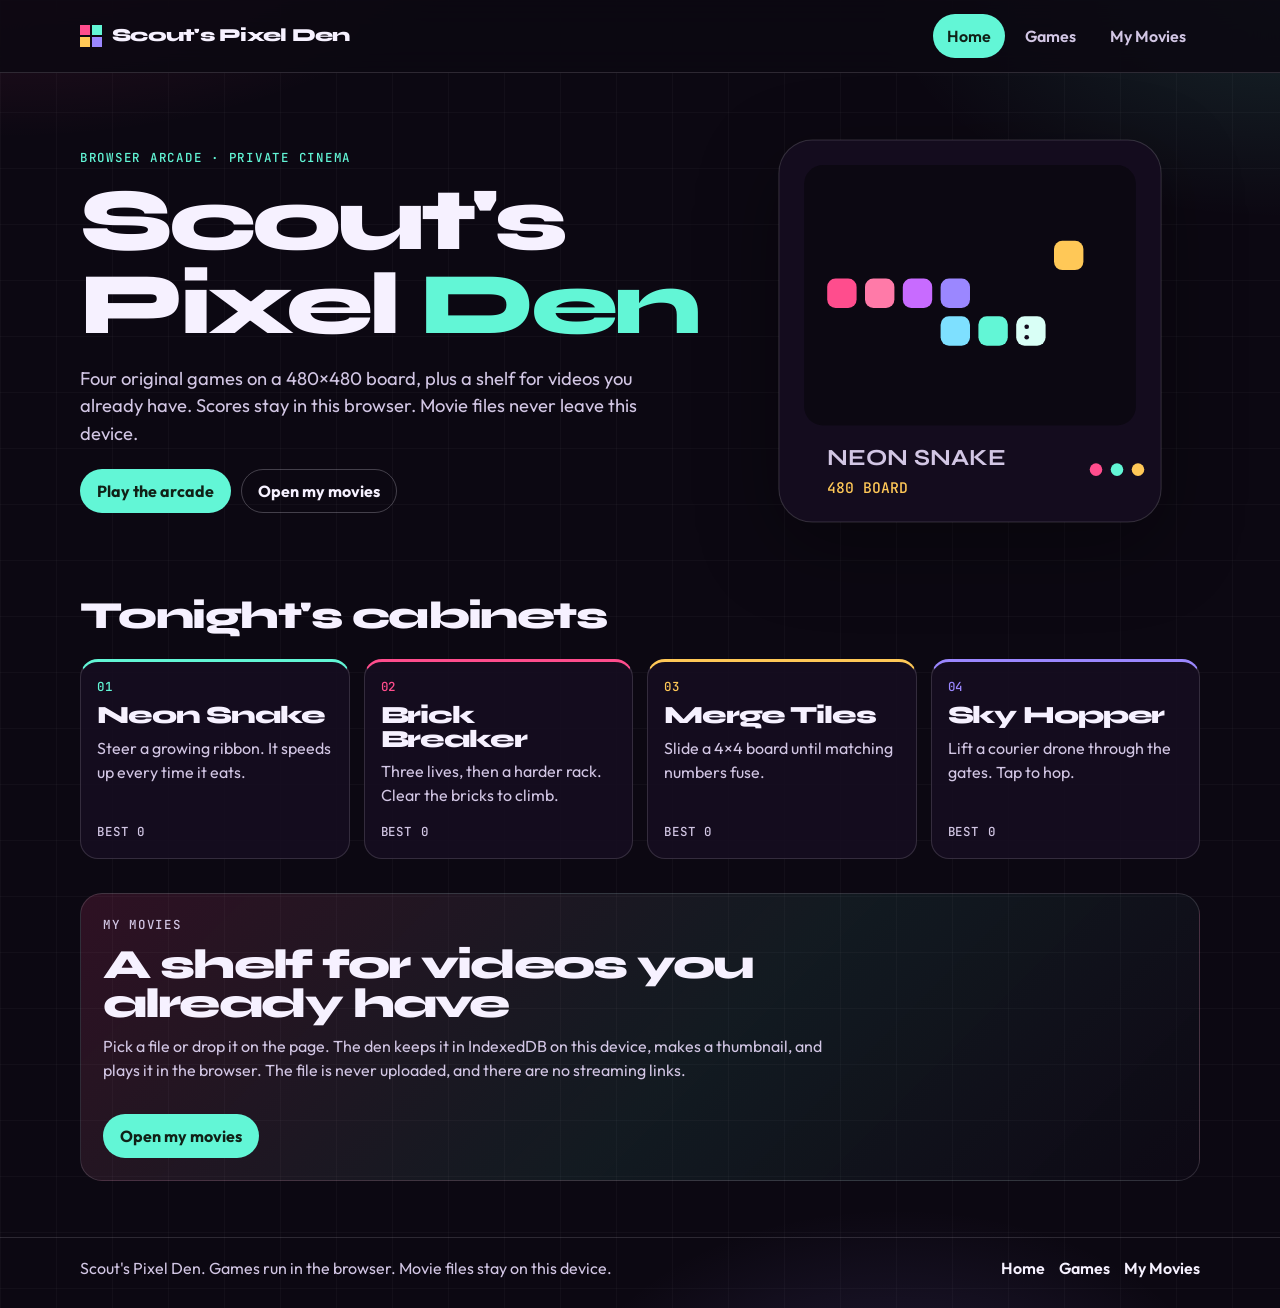
<file: index.html>
<!DOCTYPE html>
<html lang="en">
<head>
  <meta charset="utf-8">
  <meta name="viewport" content="width=device-width, initial-scale=1">
  <meta name="color-scheme" content="dark">
  <meta name="theme-color" content="#0c0812">
  <title>Scout's Pixel Den — Games and Personal Movies</title>
  <meta name="description" content="Play four original arcade games and keep a private movie shelf in the browser. Scores stay local. Videos you add never leave this device.">
  <meta name="application-name" content="Scout's Pixel Den">
  <link rel="canonical" href="https://scoutholshoe19-a11y.github.io/scout-arcade-hub/">
  <meta property="og:site_name" content="Scout's Pixel Den">
  <meta property="og:type" content="website">
  <meta property="og:locale" content="en_US">
  <meta property="og:title" content="Scout's Pixel Den — Games and Personal Movies">
  <meta property="og:description" content="Play four original arcade games and keep a private movie shelf in the browser. Scores stay local. Videos you add never leave this device.">
  <meta property="og:url" content="https://scoutholshoe19-a11y.github.io/scout-arcade-hub/">
  <meta property="og:image" content="https://scoutholshoe19-a11y.github.io/scout-arcade-hub/og.png">
  <meta property="og:image:width" content="1200">
  <meta property="og:image:height" content="630">
  <meta property="og:image:alt" content="Scout's Pixel Den, a browser arcade and private movie shelf">
  <meta name="twitter:card" content="summary_large_image">
  <meta name="twitter:title" content="Scout's Pixel Den — Games and Personal Movies">
  <meta name="twitter:description" content="Play four original arcade games and keep a private movie shelf in the browser. Scores stay local. Videos you add never leave this device.">
  <meta name="twitter:image" content="https://scoutholshoe19-a11y.github.io/scout-arcade-hub/og.png">
  <link rel="icon" href="favicon.svg" type="image/svg+xml">
  <link rel="icon" href="favicon.ico" sizes="any">
  <link rel="apple-touch-icon" href="apple-touch-icon.png">
  <link rel="stylesheet" href="css/style.css">
</head>
<body>
  <a class="skip" href="#content">Skip to content</a>
  <header class="site-header">
    <div class="wrap bar">
      <a class="logo" href="index.html"><span class="mark" aria-hidden="true"></span>Scout's Pixel Den</a>
      <nav class="site-nav" id="site-nav" data-nav aria-label="Primary">
        <a href="index.html">Home</a>
        <a href="games.html">Games</a>
        <a href="movies.html">My Movies</a>
      </nav>
    </div>
  </header>
  <main id="content">
    <div class="wrap">
      <noscript><p class="noscript">JavaScript is off. The arcade and the movie shelf need it to run in this browser.</p></noscript>
      <section class="hero">
        <div>
          <p class="eyebrow">Browser arcade · private cinema</p>
          <h1>Scout's Pixel <span>Den</span></h1>
          <p class="lede">Four original games on a 480×480 board, plus a shelf for videos you already have. Scores stay in this browser. Movie files never leave this device.</p>
          <div class="hero-actions">
            <a class="btn btn-primary" href="games.html">Play the arcade</a>
            <a class="btn btn-ghost" href="movies.html">Open my movies</a>
          </div>
        </div>
        <svg class="hero-art" viewBox="0 0 400 400" aria-hidden="true">
          <rect x="18" y="18" width="364" height="364" rx="32" fill="#140c1e" stroke="rgba(246,241,255,0.16)"/>
          <rect x="42" y="42" width="316" height="248" rx="18" fill="#0c0812"/>
          <g>
            <rect x="64" y="150" width="28" height="28" rx="8" fill="#ff4d8d"/>
            <rect x="100" y="150" width="28" height="28" rx="8" fill="#ff7aa8"/>
            <rect x="136" y="150" width="28" height="28" rx="8" fill="#c86bff"/>
            <rect x="172" y="150" width="28" height="28" rx="8" fill="#9b87ff"/>
            <rect x="172" y="186" width="28" height="28" rx="8" fill="#7ee0ff"/>
            <rect x="208" y="186" width="28" height="28" rx="8" fill="#62f6d6"/>
            <rect x="244" y="186" width="28" height="28" rx="8" fill="#d9fff6"/>
            <circle cx="254" cy="196" r="2.2" fill="#140c1e"/>
            <circle cx="254" cy="206" r="2.2" fill="#140c1e"/>
            <rect x="280" y="114" width="28" height="28" rx="8" fill="#ffc857"/>
          </g>
          <text x="64" y="328" fill="#d2c6e4" font-family="Syne, sans-serif" font-size="22" font-weight="700">NEON SNAKE</text>
          <text x="64" y="354" fill="#ffc857" font-family="JetBrains Mono, monospace" font-size="14">480 BOARD</text>
          <circle cx="320" cy="332" r="6" fill="#ff4d8d"/>
          <circle cx="340" cy="332" r="6" fill="#62f6d6"/>
          <circle cx="360" cy="332" r="6" fill="#ffc857"/>
        </svg>
      </section>

      <section class="section" aria-labelledby="cabinets-title">
        <div class="section-head">
          <h2 id="cabinets-title">Tonight's cabinets</h2>
        </div>
        <div class="cabinet-grid">
          <a class="cabinet" data-tone="mint" href="games.html#snake">
            <span class="cabinet-kicker">01</span>
            <h2>Neon Snake</h2>
            <p>Steer a growing ribbon. It speeds up every time it eats.</p>
            <p class="cabinet-meta">Best <span data-best="snake">0</span></p>
          </a>
          <a class="cabinet" data-tone="pink" href="games.html#breaker">
            <span class="cabinet-kicker">02</span>
            <h2>Brick Breaker</h2>
            <p>Three lives, then a harder rack. Clear the bricks to climb.</p>
            <p class="cabinet-meta">Best <span data-best="breaker">0</span></p>
          </a>
          <a class="cabinet" data-tone="amber" href="games.html#merge">
            <span class="cabinet-kicker">03</span>
            <h2>Merge Tiles</h2>
            <p>Slide a 4×4 board until matching numbers fuse.</p>
            <p class="cabinet-meta">Best <span data-best="merge">0</span></p>
          </a>
          <a class="cabinet" data-tone="violet" href="games.html#hopper">
            <span class="cabinet-kicker">04</span>
            <h2>Sky Hopper</h2>
            <p>Lift a courier drone through the gates. Tap to hop.</p>
            <p class="cabinet-meta">Best <span data-best="hopper">0</span></p>
          </a>
        </div>
      </section>

      <section class="section feature" aria-labelledby="movies-title">
        <p class="eyebrow">My Movies</p>
        <h2 id="movies-title">A shelf for videos you already have</h2>
        <p>Pick a file or drop it on the page. The den keeps it in IndexedDB on this device, makes a thumbnail, and plays it in the browser. The file is never uploaded, and there are no streaming links.</p>
        <div class="feature-actions">
          <a class="btn btn-primary" href="movies.html">Open my movies</a>
        </div>
      </section>
    </div>
  </main>
  <footer class="site-footer">
    <div class="wrap footer-row">
      <p>Scout's Pixel Den. Games run in the browser. Movie files stay on this device.</p>
      <nav aria-label="Footer">
        <a href="index.html">Home</a>
        <a href="games.html">Games</a>
        <a href="movies.html">My Movies</a>
      </nav>
    </div>
  </footer>
  <script src="js/common.js"></script>
</body>
</html>
</file>
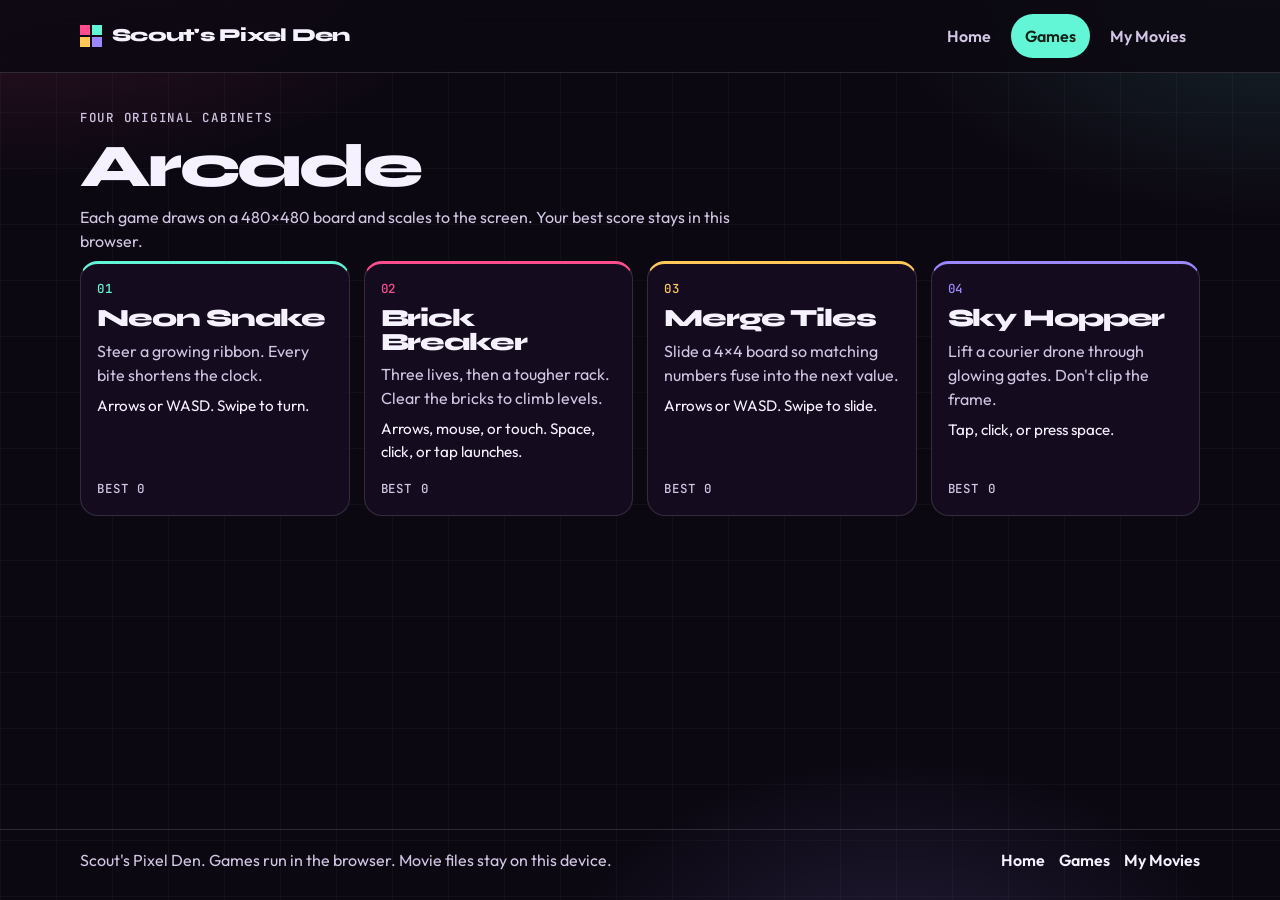
<file: games.html>
<!DOCTYPE html>
<html lang="en">
<head>
  <meta charset="utf-8">
  <meta name="viewport" content="width=device-width, initial-scale=1">
  <meta name="color-scheme" content="dark">
  <meta name="theme-color" content="#0c0812">
  <title>Arcade — Scout's Pixel Den</title>
  <meta name="description" content="Play Neon Snake, Brick Breaker, Merge Tiles, and Sky Hopper at Scout's Pixel Den. Original 480×480 games with high scores saved in this browser.">
  <meta name="application-name" content="Scout's Pixel Den">
  <link rel="canonical" href="https://scoutholshoe19-a11y.github.io/scout-arcade-hub/games.html">
  <meta property="og:site_name" content="Scout's Pixel Den">
  <meta property="og:type" content="website">
  <meta property="og:locale" content="en_US">
  <meta property="og:title" content="Arcade — Scout's Pixel Den">
  <meta property="og:description" content="Play Neon Snake, Brick Breaker, Merge Tiles, and Sky Hopper at Scout's Pixel Den. Original 480×480 games with high scores saved in this browser.">
  <meta property="og:url" content="https://scoutholshoe19-a11y.github.io/scout-arcade-hub/games.html">
  <meta property="og:image" content="https://scoutholshoe19-a11y.github.io/scout-arcade-hub/og.png">
  <meta property="og:image:width" content="1200">
  <meta property="og:image:height" content="630">
  <meta property="og:image:alt" content="Scout's Pixel Den, a browser arcade and private movie shelf">
  <meta name="twitter:card" content="summary_large_image">
  <meta name="twitter:title" content="Arcade — Scout's Pixel Den">
  <meta name="twitter:description" content="Play Neon Snake, Brick Breaker, Merge Tiles, and Sky Hopper at Scout's Pixel Den. Original 480×480 games with high scores saved in this browser.">
  <meta name="twitter:image" content="https://scoutholshoe19-a11y.github.io/scout-arcade-hub/og.png">
  <link rel="icon" href="favicon.svg" type="image/svg+xml">
  <link rel="icon" href="favicon.ico" sizes="any">
  <link rel="apple-touch-icon" href="apple-touch-icon.png">
  <link rel="stylesheet" href="css/style.css">
</head>
<body>
  <a class="skip" href="#content">Skip to content</a>
  <header class="site-header">
    <div class="wrap bar">
      <a class="logo" href="index.html"><span class="mark" aria-hidden="true"></span>Scout's Pixel Den</a>
      <nav class="site-nav" id="site-nav" data-nav aria-label="Primary">
        <a href="index.html">Home</a>
        <a href="games.html">Games</a>
        <a href="movies.html">My Movies</a>
      </nav>
    </div>
  </header>
  <main id="content">
    <div class="wrap">
      <noscript><p class="noscript">JavaScript is off. The cabinets need it to draw on the canvas.</p></noscript>
      <header class="page-head">
        <p class="eyebrow">Four original cabinets</p>
        <h1>Arcade</h1>
        <p>Each game draws on a 480×480 board and scales to the screen. Your best score stays in this browser.</p>
      </header>

      <section id="lobby" class="cabinet-grid" aria-label="Games">
        <a class="cabinet" data-tone="mint" data-game="snake" href="#snake">
          <span class="cabinet-kicker">01</span>
          <h2>Neon Snake</h2>
          <p>Steer a growing ribbon. Every bite shortens the clock.</p>
          <p class="controls">Arrows or WASD. Swipe to turn.</p>
          <p class="cabinet-meta">Best <span data-best="snake">0</span></p>
        </a>
        <a class="cabinet" data-tone="pink" data-game="breaker" href="#breaker">
          <span class="cabinet-kicker">02</span>
          <h2>Brick Breaker</h2>
          <p>Three lives, then a tougher rack. Clear the bricks to climb levels.</p>
          <p class="controls">Arrows, mouse, or touch. Space, click, or tap launches.</p>
          <p class="cabinet-meta">Best <span data-best="breaker">0</span></p>
        </a>
        <a class="cabinet" data-tone="amber" data-game="merge" href="#merge">
          <span class="cabinet-kicker">03</span>
          <h2>Merge Tiles</h2>
          <p>Slide a 4×4 board so matching numbers fuse into the next value.</p>
          <p class="controls">Arrows or WASD. Swipe to slide.</p>
          <p class="cabinet-meta">Best <span data-best="merge">0</span></p>
        </a>
        <a class="cabinet" data-tone="violet" data-game="hopper" href="#hopper">
          <span class="cabinet-kicker">04</span>
          <h2>Sky Hopper</h2>
          <p>Lift a courier drone through glowing gates. Don't clip the frame.</p>
          <p class="controls">Tap, click, or press space.</p>
          <p class="cabinet-meta">Best <span data-best="hopper">0</span></p>
        </a>
      </section>

      <section id="stage" class="stage" hidden>
        <div class="stage-top">
          <button type="button" class="btn btn-ghost" id="back-to-lobby">All games</button>
          <div>
            <h2 id="stage-title">Game</h2>
            <p class="controls" id="stage-controls"></p>
          </div>
        </div>
        <div class="hud">
          <div class="hud-stats">
            <p class="chip">Score <strong id="hud-score">0</strong></p>
            <p class="chip">Best <strong id="hud-best">0</strong></p>
            <p class="chip" id="hud-extra" hidden></p>
          </div>
          <button type="button" class="btn btn-ghost" id="restart">Restart</button>
        </div>
        <p id="hud-note" class="hud-note" hidden></p>
        <div class="board-wrap">
          <canvas id="board" width="480" height="480" tabindex="0" aria-label="Game board">Your browser needs a canvas to play.</canvas>
          <p id="board-overlay" class="board-overlay" hidden></p>
        </div>
        <p id="live-region" class="sr-only" aria-live="polite"></p>
      </section>
    </div>
  </main>
  <footer class="site-footer">
    <div class="wrap footer-row">
      <p>Scout's Pixel Den. Games run in the browser. Movie files stay on this device.</p>
      <nav aria-label="Footer">
        <a href="index.html">Home</a>
        <a href="games.html">Games</a>
        <a href="movies.html">My Movies</a>
      </nav>
    </div>
  </footer>
  <script src="js/common.js"></script>
  <script src="js/games/snake.js"></script>
  <script src="js/games/breaker.js"></script>
  <script src="js/games/merge.js"></script>
  <script src="js/games/hopper.js"></script>
  <script src="js/games.js"></script>
</body>
</html>
</file>
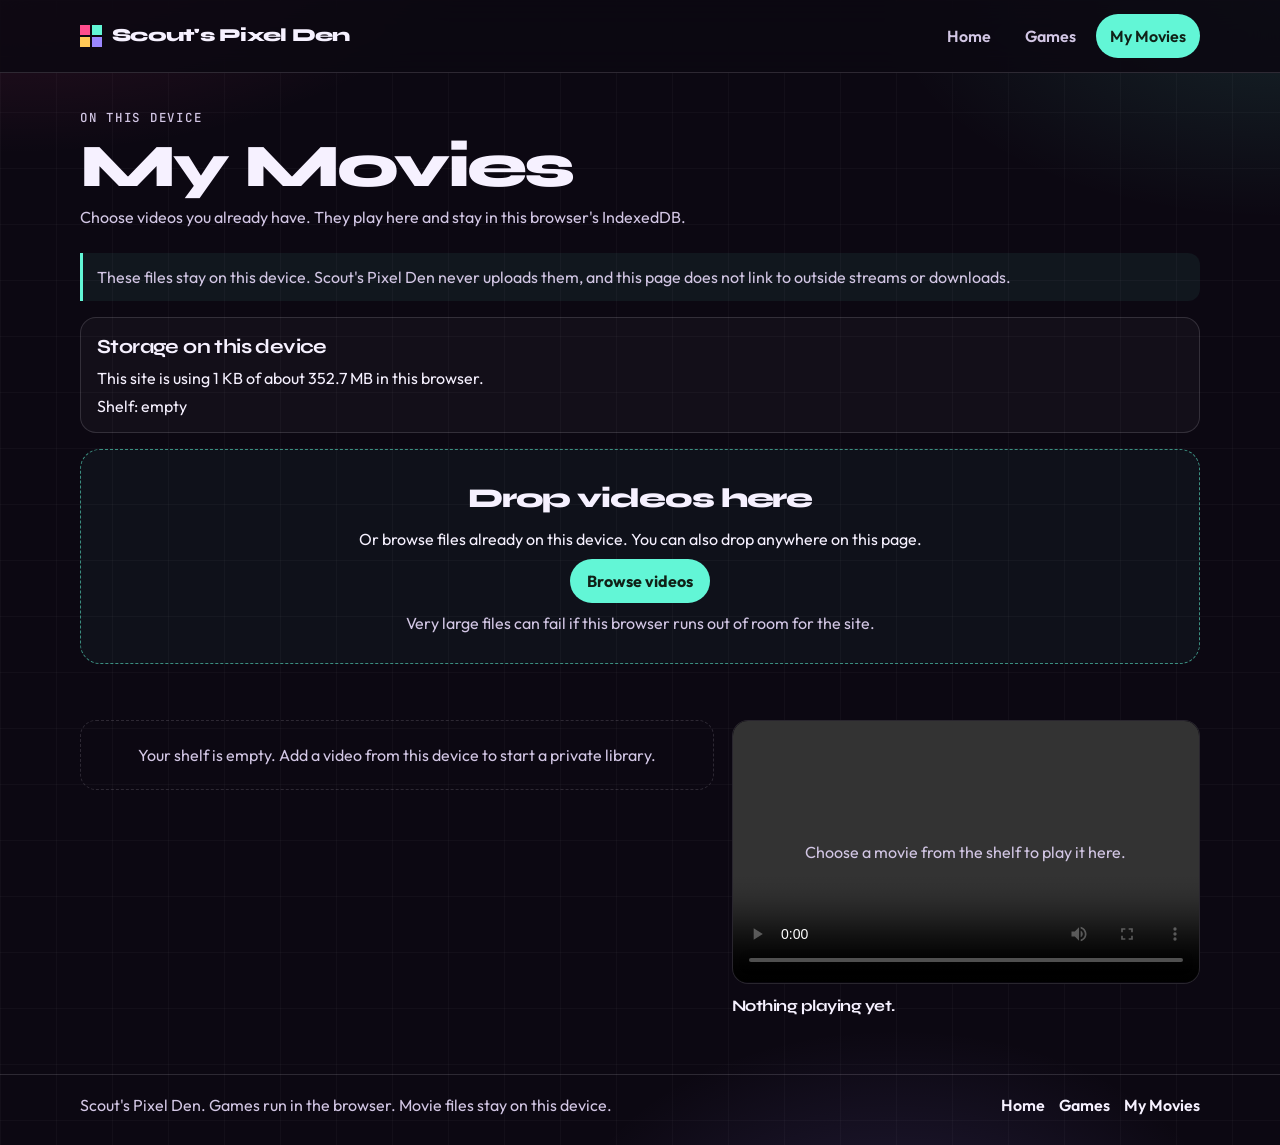
<file: movies.html>
<!DOCTYPE html>
<html lang="en">
<head>
  <meta charset="utf-8">
  <meta name="viewport" content="width=device-width, initial-scale=1">
  <meta name="color-scheme" content="dark">
  <meta name="theme-color" content="#0c0812">
  <title>My Movies — Scout's Pixel Den</title>
  <meta name="description" content="Add your own videos to Scout's Pixel Den. Files stay in this browser with titles, thumbnails, and playback. Nothing is uploaded.">
  <meta name="application-name" content="Scout's Pixel Den">
  <link rel="canonical" href="https://scoutholshoe19-a11y.github.io/scout-arcade-hub/movies.html">
  <meta property="og:site_name" content="Scout's Pixel Den">
  <meta property="og:type" content="website">
  <meta property="og:locale" content="en_US">
  <meta property="og:title" content="My Movies — Scout's Pixel Den">
  <meta property="og:description" content="Add your own videos to Scout's Pixel Den. Files stay in this browser with titles, thumbnails, and playback. Nothing is uploaded.">
  <meta property="og:url" content="https://scoutholshoe19-a11y.github.io/scout-arcade-hub/movies.html">
  <meta property="og:image" content="https://scoutholshoe19-a11y.github.io/scout-arcade-hub/og.png">
  <meta property="og:image:width" content="1200">
  <meta property="og:image:height" content="630">
  <meta property="og:image:alt" content="Scout's Pixel Den, a browser arcade and private movie shelf">
  <meta name="twitter:card" content="summary_large_image">
  <meta name="twitter:title" content="My Movies — Scout's Pixel Den">
  <meta name="twitter:description" content="Add your own videos to Scout's Pixel Den. Files stay in this browser with titles, thumbnails, and playback. Nothing is uploaded.">
  <meta name="twitter:image" content="https://scoutholshoe19-a11y.github.io/scout-arcade-hub/og.png">
  <link rel="icon" href="favicon.svg" type="image/svg+xml">
  <link rel="icon" href="favicon.ico" sizes="any">
  <link rel="apple-touch-icon" href="apple-touch-icon.png">
  <link rel="stylesheet" href="css/style.css">
</head>
<body>
  <a class="skip" href="#content">Skip to content</a>
  <header class="site-header">
    <div class="wrap bar">
      <a class="logo" href="index.html"><span class="mark" aria-hidden="true"></span>Scout's Pixel Den</a>
      <nav class="site-nav" id="site-nav" data-nav aria-label="Primary">
        <a href="index.html">Home</a>
        <a href="games.html">Games</a>
        <a href="movies.html">My Movies</a>
      </nav>
    </div>
  </header>
  <main id="content">
    <div class="wrap">
      <noscript><p class="noscript">JavaScript is off. Saving videos in this browser needs it. Files are never uploaded.</p></noscript>
      <header class="page-head">
        <p class="eyebrow">On this device</p>
        <h1>My Movies</h1>
        <p>Choose videos you already have. They play here and stay in this browser's IndexedDB.</p>
      </header>

      <p class="privacy-note">These files stay on this device. Scout's Pixel Den never uploads them, and this page does not link to outside streams or downloads.</p>

      <section class="storage-panel" aria-labelledby="storage-title">
        <h2 id="storage-title">Storage on this device</h2>
        <p id="storage-estimate">Checking how much room this browser reports…</p>
        <p id="storage-movies">Shelf: empty</p>
      </section>

      <section class="dropzone" id="dropzone" aria-label="Add videos">
        <p class="drop-title">Drop videos here</p>
        <p>Or browse files already on this device. You can also drop anywhere on this page.</p>
        <label class="btn btn-primary" for="video-files">Browse videos</label>
        <input class="file-input" id="video-files" type="file" accept="video/*" multiple>
        <p class="fine">Very large files can fail if this browser runs out of room for the site.</p>
      </section>
      <p id="movie-status" class="status" role="status"></p>

      <div class="movie-layout">
        <div id="shelf" class="shelf">
          <p class="empty-shelf">Your shelf is empty. Add a video from this device to start a private library.</p>
        </div>
        <section class="player-panel" aria-label="Player">
          <div class="screen" id="screen">
            <video id="player" controls playsinline preload="metadata"></video>
            <p class="screen-idle" id="screen-idle">Choose a movie from the shelf to play it here.</p>
          </div>
          <p class="now-playing" id="now-playing">Nothing playing yet.</p>
        </section>
      </div>
    </div>
  </main>
  <footer class="site-footer">
    <div class="wrap footer-row">
      <p>Scout's Pixel Den. Games run in the browser. Movie files stay on this device.</p>
      <nav aria-label="Footer">
        <a href="index.html">Home</a>
        <a href="games.html">Games</a>
        <a href="movies.html">My Movies</a>
      </nav>
    </div>
  </footer>
  <script src="js/common.js"></script>
  <script src="js/movies.js"></script>
</body>
</html>
</file>
<file: css/style.css>
/* Syne, Outfit, and JetBrains Mono are bundled under the SIL Open Font License.
   See css/fonts/OFL-Syne.txt, OFL-Outfit.txt, and OFL-JetBrainsMono.txt. */

@font-face {
  font-family: "Syne";
  font-style: normal;
  font-weight: 700;
  font-display: swap;
  src: url("fonts/syne-700.woff2") format("woff2");
  unicode-range: U+0000-00FF, U+0131, U+0152-0153, U+02BB-02BC, U+02C6, U+02DA, U+02DC, U+0304, U+0308, U+0329, U+2000-206F, U+20AC, U+2122, U+2191, U+2193, U+2212, U+2215, U+FEFF, U+FFFD;
}

@font-face {
  font-family: "Syne";
  font-style: normal;
  font-weight: 800;
  font-display: swap;
  src: url("fonts/syne-800.woff2") format("woff2");
  unicode-range: U+0000-00FF, U+0131, U+0152-0153, U+02BB-02BC, U+02C6, U+02DA, U+02DC, U+0304, U+0308, U+0329, U+2000-206F, U+20AC, U+2122, U+2191, U+2193, U+2212, U+2215, U+FEFF, U+FFFD;
}

@font-face {
  font-family: "Outfit";
  font-style: normal;
  font-weight: 400;
  font-display: swap;
  src: url("fonts/outfit-400.woff2") format("woff2");
  unicode-range: U+0000-00FF, U+0131, U+0152-0153, U+02BB-02BC, U+02C6, U+02DA, U+02DC, U+0304, U+0308, U+0329, U+2000-206F, U+20AC, U+2122, U+2191, U+2193, U+2212, U+2215, U+FEFF, U+FFFD;
}

@font-face {
  font-family: "Outfit";
  font-style: normal;
  font-weight: 600;
  font-display: swap;
  src: url("fonts/outfit-600.woff2") format("woff2");
  unicode-range: U+0000-00FF, U+0131, U+0152-0153, U+02BB-02BC, U+02C6, U+02DA, U+02DC, U+0304, U+0308, U+0329, U+2000-206F, U+20AC, U+2122, U+2191, U+2193, U+2212, U+2215, U+FEFF, U+FFFD;
}

@font-face {
  font-family: "Outfit";
  font-style: normal;
  font-weight: 700;
  font-display: swap;
  src: url("fonts/outfit-700.woff2") format("woff2");
  unicode-range: U+0000-00FF, U+0131, U+0152-0153, U+02BB-02BC, U+02C6, U+02DA, U+02DC, U+0304, U+0308, U+0329, U+2000-206F, U+20AC, U+2122, U+2191, U+2193, U+2212, U+2215, U+FEFF, U+FFFD;
}

@font-face {
  font-family: "JetBrains Mono";
  font-style: normal;
  font-weight: 500;
  font-display: swap;
  src: url("fonts/jetbrains-mono-500.woff2") format("woff2");
  unicode-range: U+0000-00FF, U+0131, U+0152-0153, U+02BB-02BC, U+02C6, U+02DA, U+02DC, U+0304, U+0308, U+0329, U+2000-206F, U+20AC, U+2122, U+2191, U+2193, U+2212, U+2215, U+FEFF, U+FFFD;
}

:root {
  --bg: #0c0812;
  --ink: #f6f1ff;
  --muted: #d2c6e4;
  --line: rgba(246, 241, 255, 0.14);
  --pink: #ff4d8d;
  --mint: #62f6d6;
  --amber: #ffc857;
  --violet: #9b87ff;
  --ink-strong: #102117;
  --card: rgba(22, 14, 32, 0.92);
  --danger: #ff6b81;
  --display: "Syne", "Trebuchet MS", "Segoe UI", sans-serif;
  --body: "Outfit", "Segoe UI", "Helvetica Neue", sans-serif;
  --mono: "JetBrains Mono", "Cascadia Mono", ui-monospace, monospace;
  color-scheme: dark;
}

*,
*::before,
*::after {
  box-sizing: border-box;
}

html {
  scroll-behavior: smooth;
  font-family: var(--body);
}

body {
  margin: 0;
  min-height: 100vh;
  display: flex;
  flex-direction: column;
  font-family: var(--body);
  font-size: 1rem;
  line-height: 1.5;
  color: var(--ink);
  background-color: var(--bg);
  background-image:
    radial-gradient(920px 480px at 0% -10%, rgba(255, 77, 141, 0.2), transparent 56%),
    radial-gradient(760px 420px at 100% 0%, rgba(98, 246, 214, 0.12), transparent 52%),
    radial-gradient(680px 460px at 70% 110%, rgba(155, 135, 255, 0.16), transparent 50%),
    linear-gradient(rgba(255, 255, 255, 0.028) 1px, transparent 1px),
    linear-gradient(90deg, rgba(255, 255, 255, 0.028) 1px, transparent 1px);
  background-repeat: no-repeat, no-repeat, no-repeat, repeat, repeat;
  background-size: auto, auto, auto, 56px 56px, 56px 56px;
}

button,
input,
label {
  font-family: inherit;
}

button,
input {
  color: inherit;
}

button {
  cursor: pointer;
}

img,
video,
canvas {
  max-width: 100%;
}

p,
h1,
h2,
h3,
ul,
ol,
dl,
dd {
  margin: 0;
}

a {
  color: inherit;
}

:focus-visible {
  outline: 2px solid var(--mint);
  outline-offset: 3px;
}

::selection {
  background: var(--pink);
  color: #2a0616;
}

.skip {
  position: absolute;
  left: 12px;
  top: -48px;
  z-index: 30;
  background: var(--mint);
  color: var(--ink-strong);
  padding: 8px 12px;
  border-radius: 999px;
  font-weight: 700;
  text-decoration: none;
}

.skip:focus {
  top: 12px;
}

.wrap {
  width: min(1120px, calc(100% - 32px));
  margin-inline: auto;
}

main {
  flex: 1 0 auto;
  padding-bottom: 56px;
}

.site-header {
  position: sticky;
  top: 0;
  z-index: 20;
  background: rgba(12, 8, 18, 0.88);
  backdrop-filter: blur(16px);
  border-bottom: 1px solid var(--line);
}

.bar {
  min-height: 72px;
  display: flex;
  align-items: center;
  justify-content: space-between;
  gap: 16px;
}

.logo {
  display: inline-flex;
  align-items: center;
  gap: 10px;
  text-decoration: none;
  font-family: var(--display);
  font-weight: 800;
  letter-spacing: -0.04em;
  font-size: 1.15rem;
}

.mark {
  width: 22px;
  height: 22px;
  flex: none;
  background:
    linear-gradient(#ff4d8d, #ff4d8d) 0 0 / 10px 10px no-repeat,
    linear-gradient(#62f6d6, #62f6d6) 12px 0 / 10px 10px no-repeat,
    linear-gradient(#ffc857, #ffc857) 0 12px / 10px 10px no-repeat,
    linear-gradient(#9b87ff, #9b87ff) 12px 12px / 10px 10px no-repeat;
}

.site-nav {
  display: flex;
  gap: 6px;
}

.site-nav a {
  text-decoration: none;
  color: var(--muted);
  font-weight: 600;
  padding: 8px 14px;
  border-radius: 999px;
  min-height: 44px;
  display: inline-flex;
  align-items: center;
}

.site-nav a[aria-current="page"] {
  background: var(--mint);
  color: var(--ink-strong);
}

.hero {
  display: grid;
  grid-template-columns: minmax(0, 1.15fr) minmax(260px, 0.85fr);
  gap: 36px;
  align-items: center;
  padding: 48px 0 12px;
}

.eyebrow {
  color: var(--mint);
  font-family: var(--mono);
  font-size: 0.78rem;
  letter-spacing: 0.14em;
  text-transform: uppercase;
  font-weight: 500;
}

.hero h1,
.page-head h1,
.feature h2,
.stage-top h2,
.cabinet h2 {
  font-family: var(--display);
  font-weight: 800;
  letter-spacing: -0.045em;
  line-height: 0.95;
}

.hero h1 {
  margin-top: 12px;
  font-size: clamp(3.1rem, 8vw, 5.5rem);
}

.hero h1 span {
  color: var(--mint);
}

.lede {
  margin-top: 18px;
  max-width: 38rem;
  color: var(--muted);
  font-size: 1.15rem;
}

.hero-actions,
.feature-actions {
  display: flex;
  flex-wrap: wrap;
  gap: 10px;
  margin-top: 22px;
}

.btn {
  display: inline-flex;
  align-items: center;
  justify-content: center;
  min-height: 44px;
  padding: 0 16px;
  border-radius: 999px;
  border: 1px solid transparent;
  background: transparent;
  text-decoration: none;
  font-weight: 700;
  line-height: 1;
}

.btn-primary {
  background: var(--mint);
  color: var(--ink-strong);
}

.btn-ghost {
  border-color: rgba(246, 241, 255, 0.24);
  color: var(--ink);
}

.btn-danger {
  border-color: rgba(255, 107, 129, 0.5);
  color: #ffd5dc;
}

.btn-danger[data-armed="1"] {
  background: var(--danger);
  border-color: transparent;
  color: #2a0610;
}

.hero-art {
  width: min(100%, 420px);
  margin-inline: auto;
  filter: drop-shadow(0 24px 40px rgba(0, 0, 0, 0.35));
}

.section {
  margin-top: 34px;
}

.section-head {
  display: flex;
  justify-content: space-between;
  gap: 12px;
  align-items: end;
  margin-bottom: 14px;
}

.section-head h2 {
  font-family: var(--display);
  font-size: clamp(1.8rem, 3vw, 2.4rem);
  letter-spacing: -0.04em;
  font-weight: 800;
}

.cabinet-grid {
  display: grid;
  grid-template-columns: repeat(4, minmax(0, 1fr));
  gap: 14px;
}

.cabinet {
  --tone: var(--mint);
  display: flex;
  flex-direction: column;
  gap: 8px;
  min-height: 100%;
  text-decoration: none;
  padding: 16px;
  border-radius: 18px;
  border: 1px solid var(--line);
  border-top: 3px solid var(--tone);
  background: var(--card);
  transition: transform 0.18s ease, border-color 0.18s ease;
}

.cabinet[data-tone="pink"] { --tone: var(--pink); }
.cabinet[data-tone="mint"] { --tone: var(--mint); }
.cabinet[data-tone="amber"] { --tone: var(--amber); }
.cabinet[data-tone="violet"] { --tone: var(--violet); }

.cabinet-kicker,
.cabinet-meta {
  font-family: var(--mono);
  font-size: 0.78rem;
  letter-spacing: 0.08em;
  text-transform: uppercase;
  color: var(--tone);
}

.cabinet h2 {
  font-size: 1.55rem;
}

.cabinet p {
  color: var(--muted);
}

.cabinet .controls {
  color: var(--ink);
  font-size: 0.95rem;
}

.cabinet-meta {
  margin-top: auto;
  padding-top: 8px;
  color: var(--amber);
}

.feature {
  display: grid;
  gap: 10px;
  padding: 22px;
  border-radius: 22px;
  border: 1px solid var(--line);
  background:
    linear-gradient(135deg, rgba(255, 77, 141, 0.14), rgba(98, 246, 214, 0.08) 55%, rgba(22, 14, 32, 0.2));
}

.feature h2 {
  font-size: clamp(1.8rem, 4vw, 2.6rem);
  max-width: 16ch;
}

.feature p {
  max-width: 46rem;
  color: var(--muted);
}

.page-head {
  display: grid;
  gap: 10px;
  padding: 36px 0 8px;
  max-width: 42rem;
}

.page-head h1 {
  font-size: clamp(2.4rem, 6vw, 3.8rem);
}

.page-head p,
.privacy-note,
.fine {
  color: var(--muted);
}

.privacy-note,
.storage-panel,
.dropzone,
.status,
.movie-layout,
.stage {
  margin-top: 16px;
}

.privacy-note {
  padding: 12px 14px;
  border-left: 3px solid var(--mint);
  background: rgba(98, 246, 214, 0.06);
  border-radius: 0 12px 12px 0;
}

.storage-panel {
  display: grid;
  gap: 4px;
  padding: 14px 16px;
  border-radius: 16px;
  border: 1px solid var(--line);
  background: rgba(255, 255, 255, 0.03);
}

.storage-panel h2 {
  font-family: var(--display);
  font-size: 1.25rem;
  letter-spacing: -0.03em;
}

.dropzone {
  position: relative;
  display: grid;
  justify-items: center;
  gap: 8px;
  text-align: center;
  padding: 28px 18px;
  border-radius: 20px;
  border: 1.5px dashed rgba(98, 246, 214, 0.55);
  background: rgba(98, 246, 214, 0.04);
}

.dropzone.is-hot {
  background: rgba(98, 246, 214, 0.14);
  border-color: var(--mint);
}

.drop-title {
  font-family: var(--display);
  font-weight: 800;
  font-size: 1.7rem;
  letter-spacing: -0.04em;
}

.file-input {
  position: absolute;
  width: 1px;
  height: 1px;
  padding: 0;
  margin: -1px;
  overflow: hidden;
  clip: rect(0, 0, 0, 0);
  white-space: nowrap;
  border: 0;
}

.status {
  min-height: 1.5em;
  color: var(--amber);
}

.movie-layout {
  display: grid;
  grid-template-columns: minmax(0, 1.15fr) minmax(260px, 0.85fr);
  gap: 18px;
  align-items: start;
}

.shelf {
  display: grid;
  gap: 12px;
}

.empty-shelf {
  padding: 22px 16px;
  border-radius: 16px;
  border: 1px dashed var(--line);
  color: var(--muted);
  text-align: center;
}

.movie-card {
  display: grid;
  grid-template-columns: 168px minmax(0, 1fr);
  gap: 12px;
  padding: 10px;
  border-radius: 16px;
  border: 1px solid var(--line);
  background: var(--card);
}

.movie-card.is-active {
  border-color: rgba(98, 246, 214, 0.75);
}

.thumb-btn {
  padding: 0;
  border: 0;
  background: #241833;
  border-radius: 12px;
  overflow: hidden;
  min-height: 94px;
}

.thumb-btn img,
.thumb-fallback {
  display: block;
  width: 100%;
  aspect-ratio: 16 / 9;
  object-fit: cover;
  background:
    linear-gradient(#ff4d8d, #ff4d8d) 18% 30% / 18% 28% no-repeat,
    linear-gradient(#62f6d6, #62f6d6) 58% 30% / 18% 28% no-repeat,
    linear-gradient(#ffc857, #ffc857) 18% 68% / 18% 28% no-repeat,
    linear-gradient(#9b87ff, #9b87ff) 58% 68% / 18% 28% no-repeat,
    #241833;
}

.movie-body {
  display: grid;
  align-content: start;
  gap: 8px;
  min-width: 0;
}

.title-edit {
  width: 100%;
  background: transparent;
  border: 1px solid transparent;
  border-radius: 10px;
  padding: 6px 8px;
  font-family: var(--display);
  font-weight: 700;
  font-size: 1.15rem;
  letter-spacing: -0.03em;
}

.title-edit:hover,
.title-edit:focus {
  border-color: rgba(98, 246, 214, 0.55);
  background: rgba(255, 255, 255, 0.03);
}

.movie-meta,
.card-actions {
  display: flex;
  flex-wrap: wrap;
  gap: 8px;
  align-items: center;
}

.movie-meta {
  color: var(--muted);
  font-family: var(--mono);
  font-size: 0.82rem;
}

.player-panel {
  position: sticky;
  top: 88px;
  display: grid;
  gap: 10px;
}

.screen {
  position: relative;
  background: #07050c;
  border-radius: 16px;
  overflow: hidden;
  aspect-ratio: 16 / 9;
  border: 1px solid var(--line);
}

.screen video {
  width: 100%;
  height: 100%;
  display: block;
  background: #07050c;
}

.screen-idle {
  position: absolute;
  inset: 0;
  display: grid;
  place-items: center;
  padding: 16px;
  text-align: center;
  color: var(--muted);
}

.screen.is-live .screen-idle {
  display: none;
}

.now-playing {
  font-family: var(--display);
  font-weight: 700;
  letter-spacing: -0.03em;
  overflow-wrap: anywhere;
}

.stage {
  display: grid;
  justify-items: center;
  gap: 12px;
}

.stage-top,
.hud,
.hud-note,
.board-wrap {
  width: min(100%, 560px);
}

.stage-top {
  display: flex;
  flex-direction: column;
  align-items: flex-start;
  gap: 10px;
}

.stage-top h2 {
  font-size: clamp(1.8rem, 4vw, 2.4rem);
}

.stage-top .controls {
  color: var(--muted);
  margin-top: 4px;
}

.hud {
  display: flex;
  flex-wrap: wrap;
  gap: 8px;
  align-items: center;
  justify-content: space-between;
}

.hud-stats {
  display: flex;
  flex-wrap: wrap;
  gap: 8px;
}

.chip {
  display: inline-flex;
  align-items: center;
  gap: 8px;
  min-height: 44px;
  padding: 0 12px;
  border-radius: 999px;
  border: 1px solid var(--line);
  background: rgba(255, 255, 255, 0.04);
}

.chip strong {
  font-family: var(--mono);
  font-weight: 500;
  color: var(--amber);
  font-size: 1rem;
}

.hud-note {
  color: var(--mint);
  min-height: 1.5em;
}

.board-wrap {
  position: relative;
}

.board-wrap canvas {
  width: 100%;
  height: auto;
  display: block;
  border-radius: 18px;
  background: #100816;
  touch-action: none;
  user-select: none;
  box-shadow:
    0 0 0 1px rgba(98, 246, 214, 0.28),
    0 24px 50px rgba(0, 0, 0, 0.4);
}

.board-overlay {
  position: absolute;
  inset: 0;
  display: grid;
  place-items: center;
  padding: 24px;
  text-align: center;
  border-radius: 18px;
  background: rgba(8, 5, 12, 0.72);
  color: var(--ink);
  font-family: var(--display);
  font-weight: 700;
  font-size: clamp(1.2rem, 3vw, 1.6rem);
  letter-spacing: -0.03em;
  line-height: 1.25;
  pointer-events: none;
}

.noscript {
  margin-top: 16px;
  padding: 12px 14px;
  border-radius: 12px;
  background: rgba(255, 200, 87, 0.12);
  color: var(--amber);
}

.site-footer {
  border-top: 1px solid var(--line);
  padding: 18px 0 28px;
}

.footer-row {
  display: flex;
  flex-wrap: wrap;
  gap: 12px 20px;
  justify-content: space-between;
  align-items: center;
  color: var(--muted);
}

.footer-row nav {
  display: flex;
  gap: 14px;
}

.footer-row a {
  color: var(--ink);
  text-decoration: none;
  font-weight: 600;
}

.sr-only {
  position: absolute;
  width: 1px;
  height: 1px;
  padding: 0;
  margin: -1px;
  overflow: hidden;
  clip: rect(0, 0, 0, 0);
  white-space: nowrap;
  border: 0;
}

[hidden] {
  display: none !important;
}

@media (hover: hover) {
  .cabinet:hover {
    transform: translateY(-3px);
    border-color: var(--tone);
  }

  .btn-primary:hover {
    filter: brightness(1.06);
  }

  .btn-ghost:hover,
  .btn-danger:hover {
    border-color: var(--mint);
  }
}

@media (max-width: 980px) {
  .cabinet-grid {
    grid-template-columns: repeat(2, minmax(0, 1fr));
  }
}

@media (max-width: 800px) {
  .hero,
  .movie-layout {
    grid-template-columns: 1fr;
  }

  .player-panel {
    position: static;
  }
}

@media (max-width: 680px) {
  .bar {
    flex-direction: column;
    align-items: stretch;
    padding: 12px 0;
  }

  .site-nav {
    display: grid;
    grid-template-columns: repeat(3, minmax(0, 1fr));
  }

  .site-nav a {
    justify-content: center;
    padding-inline: 6px;
  }

  .hud .btn,
  .stage-top .btn {
    width: 100%;
  }
}

@media (max-width: 620px) {
  .wrap {
    width: min(1120px, calc(100% - 24px));
  }

  .cabinet-grid,
  .movie-card {
    grid-template-columns: 1fr;
  }
}

@media (prefers-reduced-motion: reduce) {
  html {
    scroll-behavior: auto;
  }

  .cabinet {
    transition: none;
  }

  .cabinet:hover {
    transform: none;
  }
}
</file>
